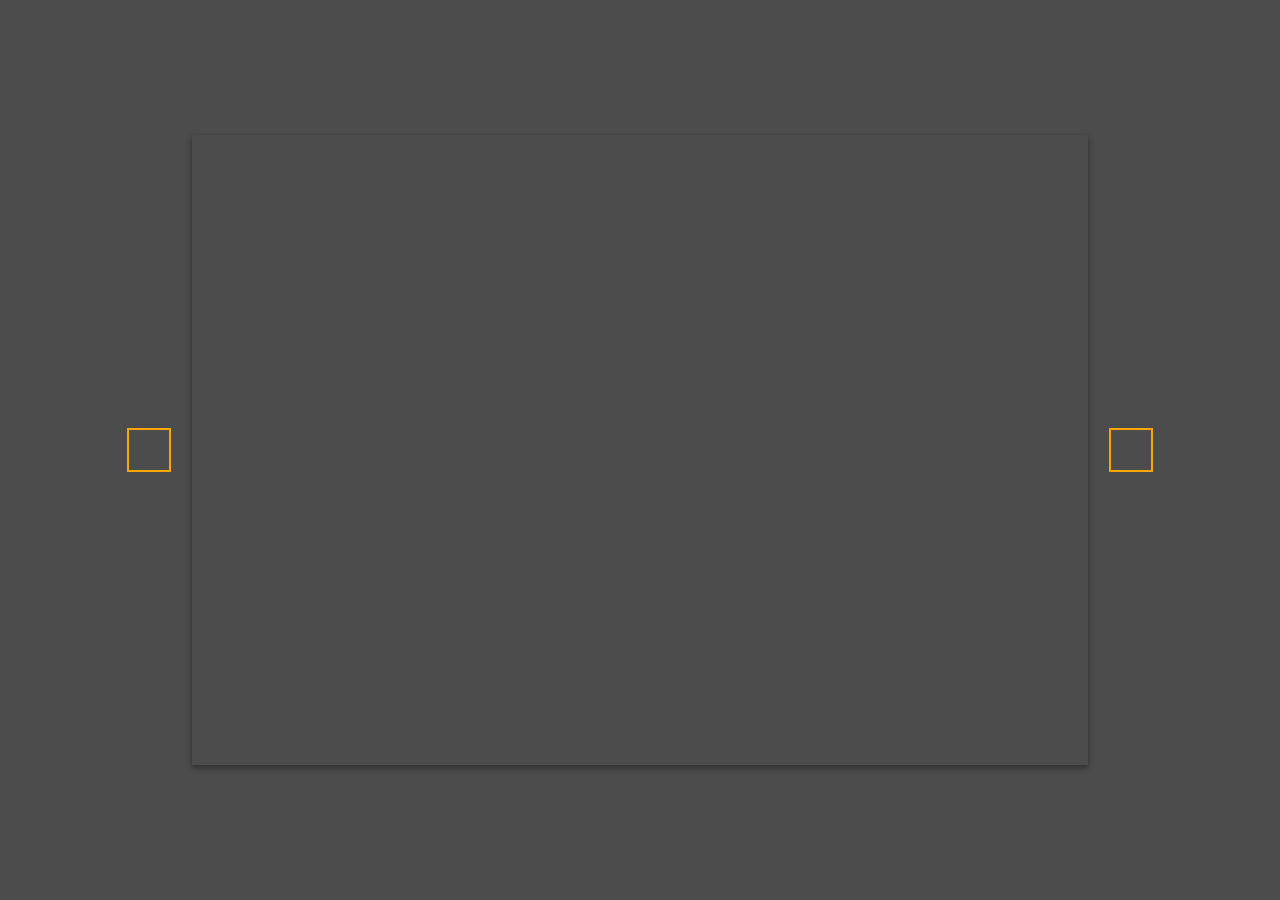
<file: background-slider/index.html>
<!DOCTYPE html>
<html lang="en">
  <head>
    <meta charset="UTF-8" />
    <meta name="viewport" content="width=device-width, initial-scale=1.0" />
    <link
      rel="stylesheet"
      href="https://cdnjs.cloudflare.com/ajax/libs/font-awesome/5.14.0/css/all.min.css"
      integrity="sha512-1PKOgIY59xJ8Co8+NE6FZ+LOAZKjy+KY8iq0G4B3CyeY6wYHN3yt9PW0XpSriVlkMXe40PTKnXrLnZ9+fkDaog=="
      crossorigin="anonymous"
    />
    <link rel="stylesheet" href="style.css" />
    <title>Background Slider</title>
  </head>
  <body>
    <div class="slider-container">
      <div class="slide active" style="background-image: url('https://images.unsplash.com/photo-1549880338-65ddcdfd017b?ixlib=rb-1.2.1&ixid=eyJhcHBfaWQiOjEyMDd9&auto=format&fit=crop&w=2100&q=80')"></div>
      <div class="slide" style="background-image: url('https://images.unsplash.com/photo-1511593358241-7eea1f3c84e5?ixlib=rb-1.2.1&ixid=eyJhcHBfaWQiOjEyMDd9&auto=format&fit=crop&w=1934&q=80')"></div>

      <div class="slide" style="background-image: url('https://images.unsplash.com/photo-1495467033336-2effd8753d51?ixlib=rb-1.2.1&ixid=eyJhcHBfaWQiOjEyMDd9&auto=format&fit=crop&w=2100&q=80')"></div>

      <div class="slide" style="background-image: url('https://images.unsplash.com/photo-1522735338363-cc7313be0ae0?ixlib=rb-1.2.1&ixid=eyJhcHBfaWQiOjEyMDd9&auto=format&fit=crop&w=2689&q=80')"></div>

      <div class="slide" style="background-image: url('https://images.unsplash.com/photo-1559087867-ce4c91325525?ixlib=rb-1.2.1&ixid=eyJhcHBfaWQiOjEyMDd9&auto=format&fit=crop&w=2100&q=80')"></div>

      <button class="arrow left-arrow" id="left">
        <i class="fas fa-arrow-left"></i>
      </button>

      <button class="arrow right-arrow" id="right">
        <i class="fas fa-arrow-right"></i>
      </button>
    </div>
    <script src="script.js"></script>
  </body>
</html>
</file>
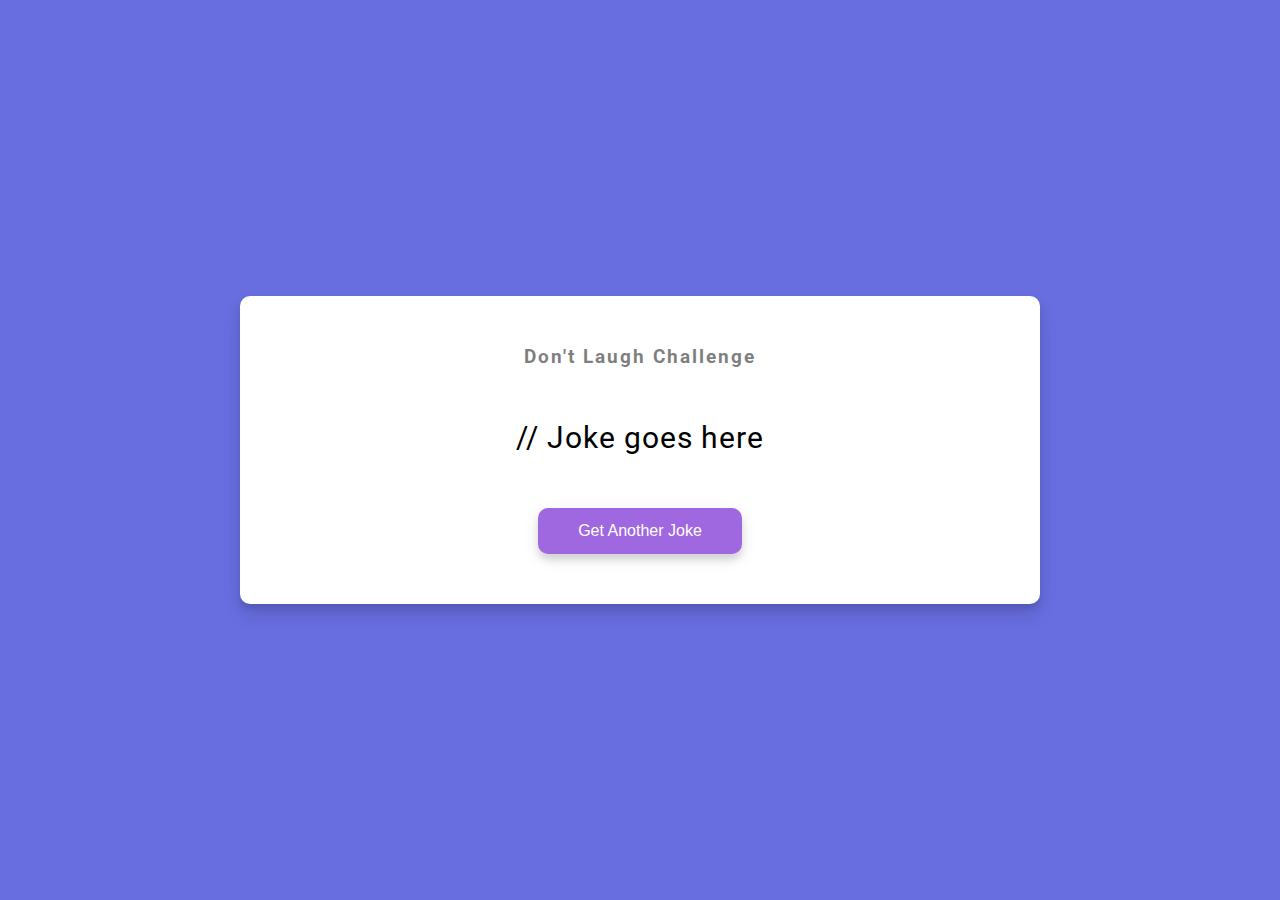
<file: dad-jokes/index.html>
<!DOCTYPE html>
<html lang="en">
  <head>
    <meta charset="UTF-8" />
    <meta name="viewport" content="width=device-width, initial-scale=1.0" />
    <link rel="stylesheet" href="style.css" />
    <title>Dad Jokes</title>
  </head>
  <body>
    <div class="container">
      <h3>Don't Laugh Challenge</h3>
      <div id="joke" class="joke">// Joke goes here</div>
      <button id="jokeBtn" class="btn">Get Another Joke</button>
    </div>
    <script src="script.js"></script>
  </body>
</html>
</file>
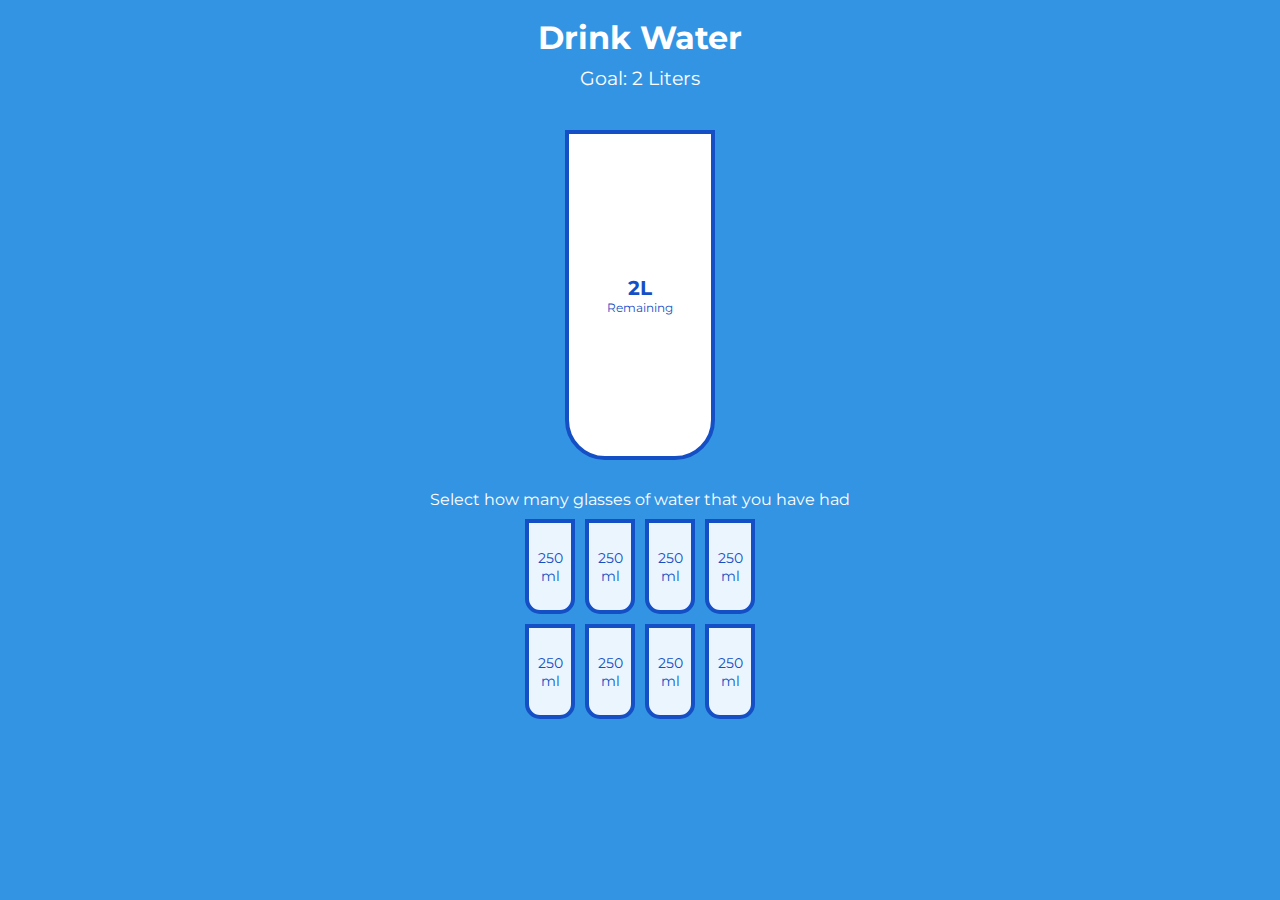
<file: drink-water/index.html>
<!DOCTYPE html>
<html lang="en">
  <head>
    <meta charset="UTF-8" />
    <meta name="viewport" content="width=device-width, initial-scale=1.0" />
    <link rel="stylesheet" href="style.css" />
    <title>Drink Water</title>
  </head>
  <body>
    <h1>Drink Water</h1>
    <h3>Goal: 2 Liters</h3>

    <div class="cup">
      <div class="remained" id="remained">
        <span id="liters"></span>
        <small>Remaining</small>
      </div>

      <div class="percentage" id="percentage"></div>
    </div>

    <p class="text">Select how many glasses of water that you have had</p>

    <div class="cups">
      <div class="cup cup-small">250 ml</div>
      <div class="cup cup-small">250 ml</div>
      <div class="cup cup-small">250 ml</div>
      <div class="cup cup-small">250 ml</div>
      <div class="cup cup-small">250 ml</div>
      <div class="cup cup-small">250 ml</div>
      <div class="cup cup-small">250 ml</div>
      <div class="cup cup-small">250 ml</div>
    </div>

    <script src="script.js"></script>
  </body>
</html>
</file>
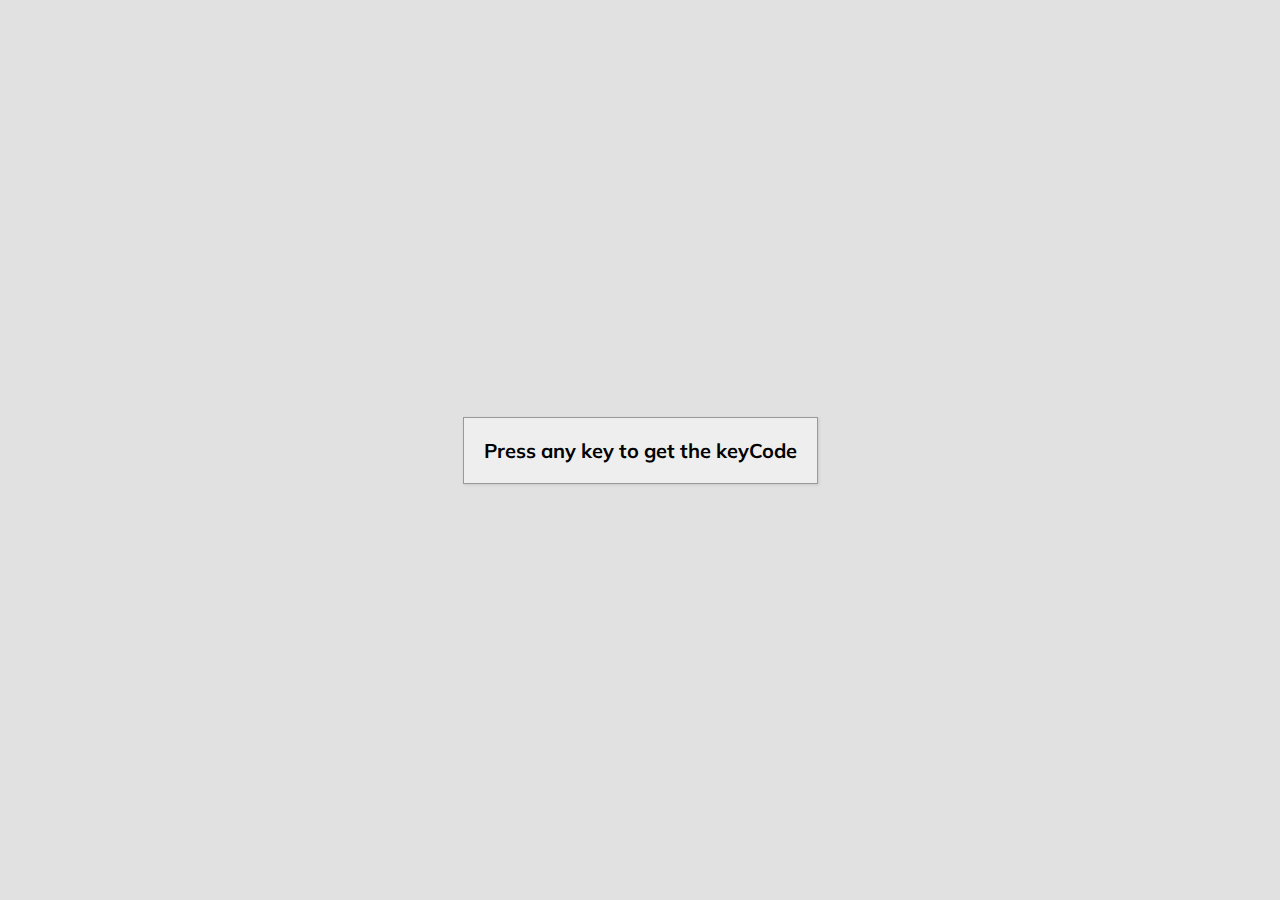
<file: event-keycodes/index.html>
<!DOCTYPE html>
<html lang="en">
  <head>
    <meta charset="UTF-8" />
    <meta name="viewport" content="width=device-width, initial-scale=1.0" />
    <link rel="stylesheet" href="style.css" />
    <title>Event KeyCodes</title>
  </head>
  <body>
    <div id="insert">
      <div class="key">Press any key to get the keyCode</div>
    </div>
    <script src="script.js"></script>
  </body>
</html>
</file>
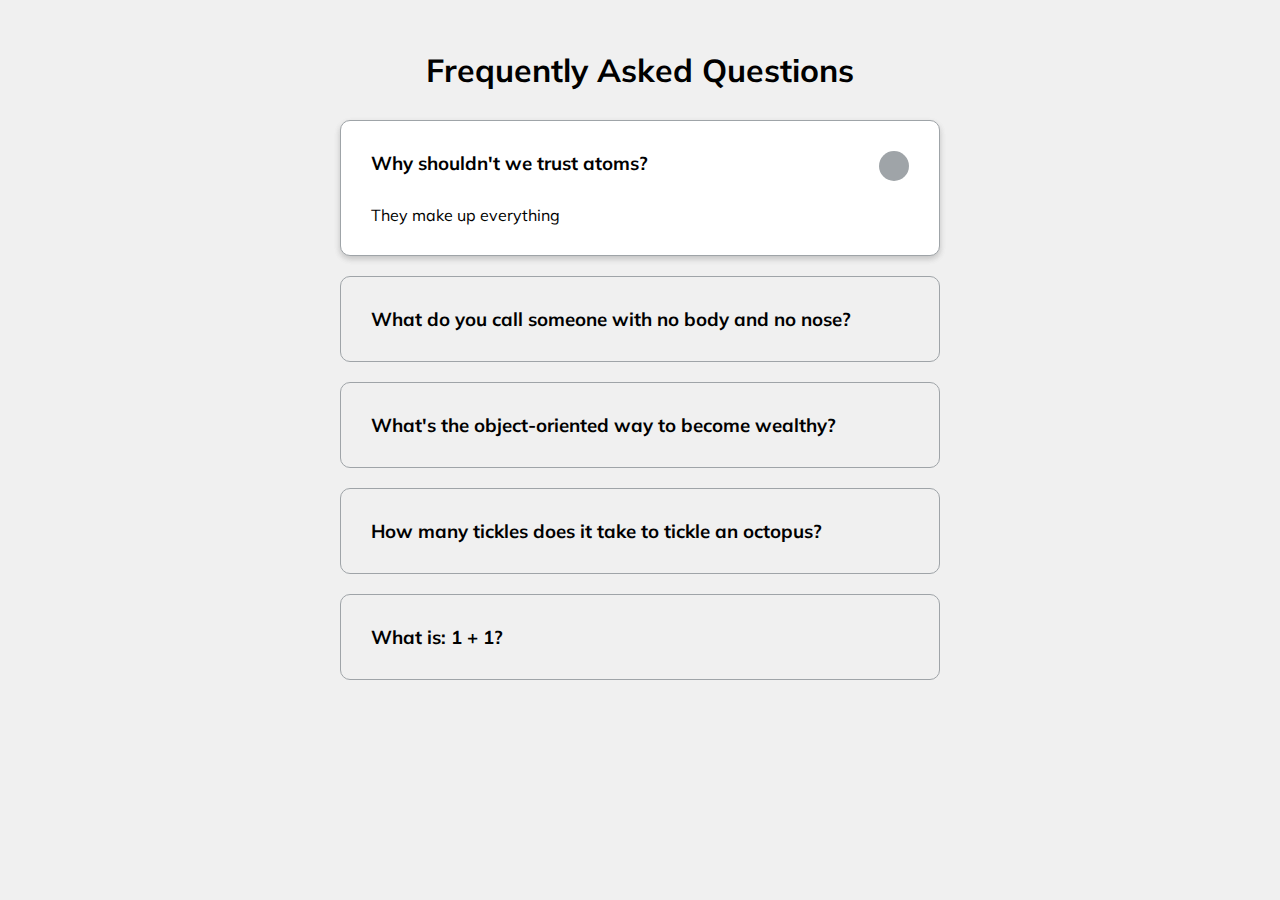
<file: faq-collapse/index.html>
<!DOCTYPE html>
<html lang="en">
  <head>
    <meta charset="UTF-8" />
    <meta name="viewport" content="width=device-width, initial-scale=1.0" />
    <link
      rel="stylesheet"
      href="https://cdnjs.cloudflare.com/ajax/libs/font-awesome/5.14.0/css/all.min.css"
      integrity="sha512-1PKOgIY59xJ8Co8+NE6FZ+LOAZKjy+KY8iq0G4B3CyeY6wYHN3yt9PW0XpSriVlkMXe40PTKnXrLnZ9+fkDaog=="
      crossorigin="anonymous"
    />
    <link rel="stylesheet" href="style.css" />
    <title>FAQ</title>
  </head>
  <body>
    <h1>Frequently Asked Questions</h1>
    <div class="faq-container">
      <div class="faq active">
        <h3 class="faq-title">Why shouldn't we trust atoms?</h3>

        <p class="faq-text">They make up everything</p>

        <button class="faq-toggle">
          <i class="fas fa-chevron-down"></i>
          <i class="fas fa-times"></i>
        </button>
      </div>

      <div class="faq">
        <h3 class="faq-title">What do you call someone with no body and no nose?</h3>
        <p class="faq-text">Nobody knows.</p>
        <button class="faq-toggle">
          <i class="fas fa-chevron-down"></i>
          <i class="fas fa-times"></i>
        </button>
      </div>

      <div class="faq">
        <h3 class="faq-title">What's the object-oriented way to become wealthy?</h3>
        <p class="faq-text">Inheritance.</p>
        <button class="faq-toggle">
          <i class="fas fa-chevron-down"></i>
          <i class="fas fa-times"></i>
        </button>
      </div>

      <div class="faq">
        <h3 class="faq-title">How many tickles does it take to tickle an octopus?</h3>
        <p class="faq-text">Ten-tickles!</p>
        <button class="faq-toggle">
          <i class="fas fa-chevron-down"></i>
          <i class="fas fa-times"></i>
        </button>
      </div>

      <div class="faq">
        <h3 class="faq-title">What is: 1 + 1?</h3>
        <p class="faq-text">Depends on who are you asking.</p>
        <button class="faq-toggle">
          <i class="fas fa-chevron-down"></i>
          <i class="fas fa-times"></i>
        </button>
      </div>
    </div>
    <script src="script.js"></script>
  </body>
</html>
</file>
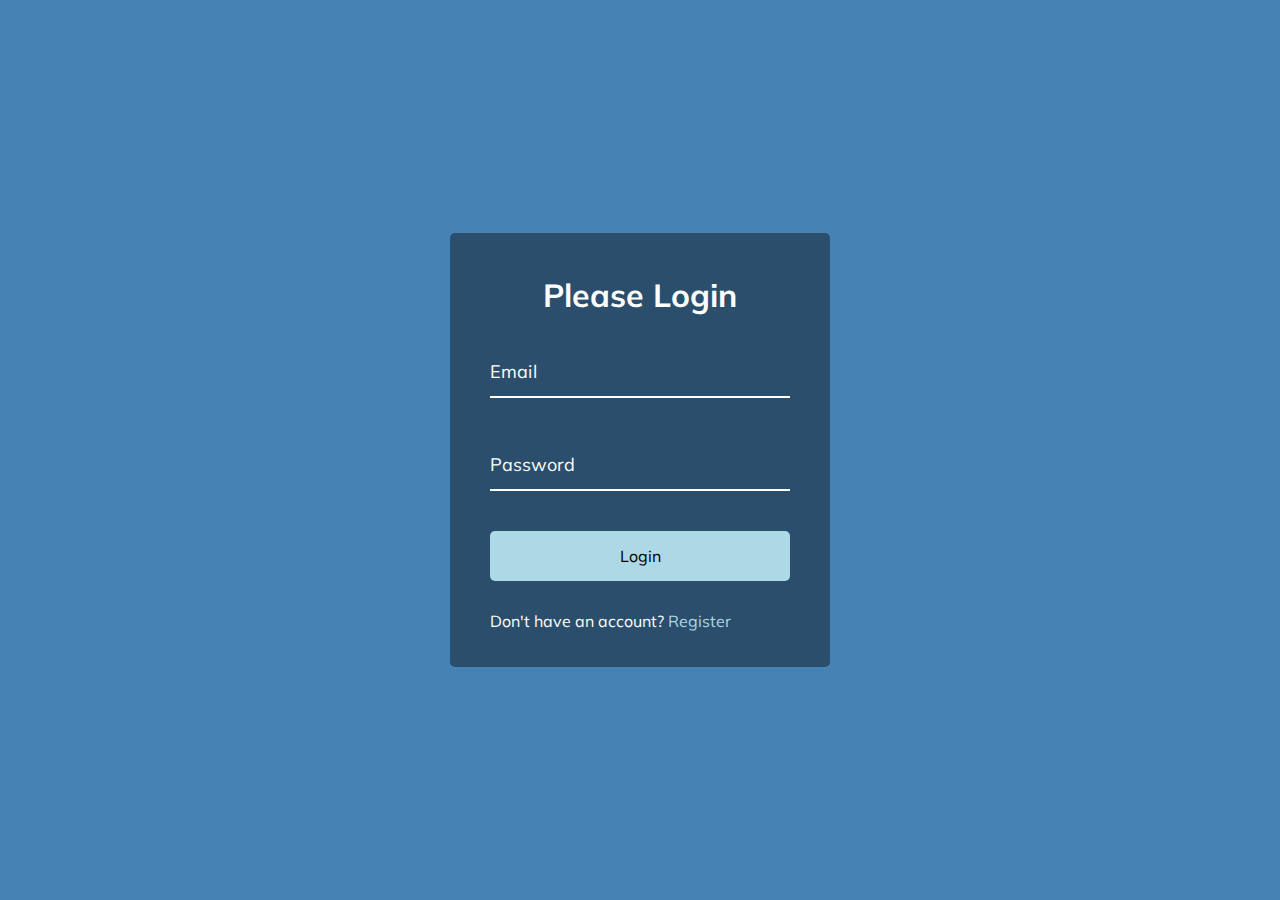
<file: form-wave-animation/index.html>
<!DOCTYPE html>
<html lang="en">
  <head>
    <meta charset="UTF-8" />
    <meta name="viewport" content="width=device-width, initial-scale=1.0" />
    <link rel="stylesheet" href="style.css" />
    <title>Form Input Wave</title>
  </head>
  <body>
    <div class="container">
      <h1>Please Login</h1>
      <form>
        <div class="form-control">
          <input type="text" required />
          <label>Email</label>
          <!-- <label> 
            <span style="transition-delay: 0ms">E</span>
              <span style="transition-delay: 50ms">m</span>
              <span style="transition-delay: 100ms">a</span>
              <span style="transition-delay: 150ms">i</span>
              <span style="transition-delay: 200ms">l</span>
        </label> -->
        </div>

        <div class="form-control">
          <input type="password" required />
          <label>Password</label>
        </div>

        <button class="btn">Login</button>

        <p class="text">Don't have an account? <a href="#">Register</a></p>
      </form>
    </div>
    <script src="script.js"></script>
  </body>
</html>
</file>
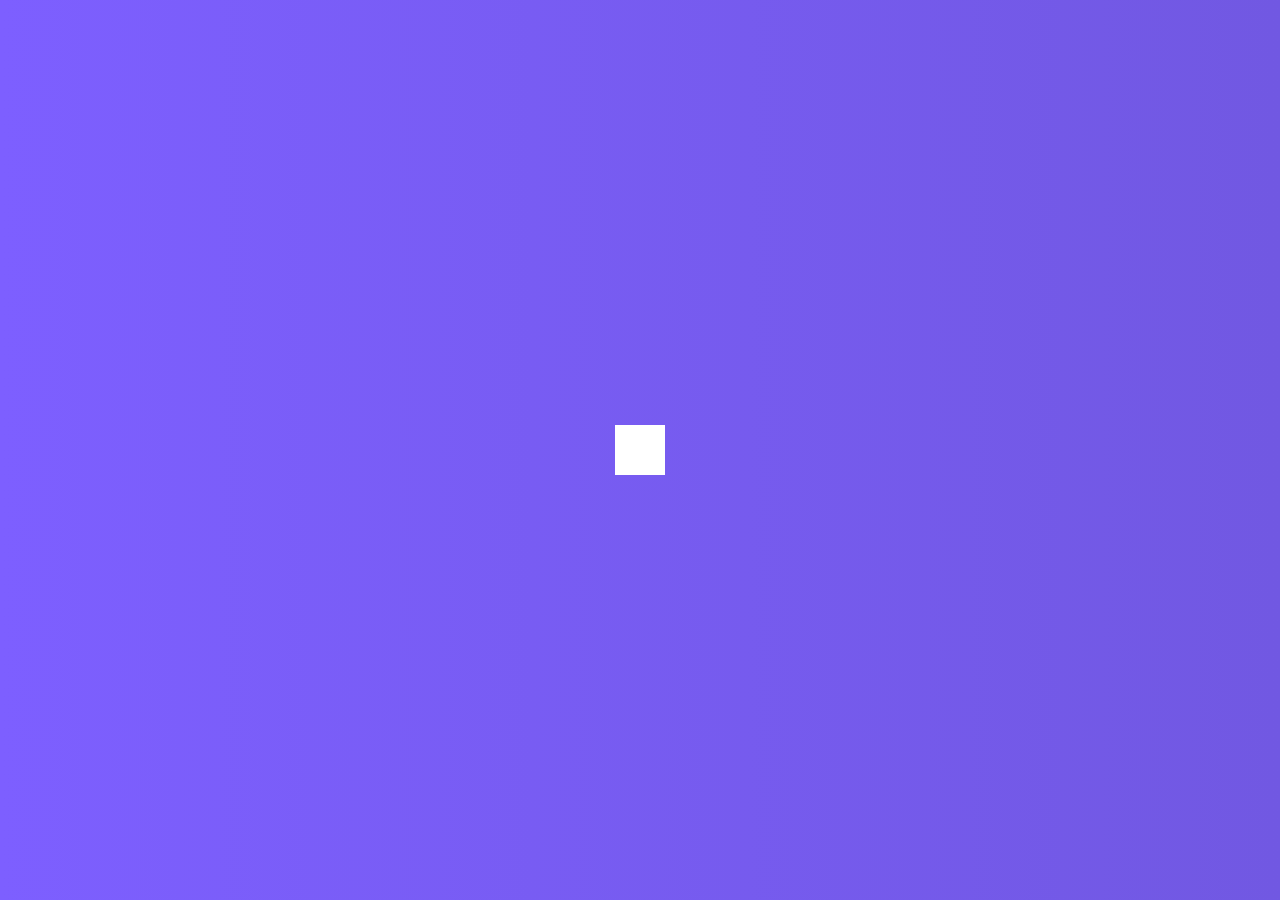
<file: hidden-search/index.html>
<!DOCTYPE html>
<html lang="en">
  <head>
    <meta charset="UTF-8" />
    <meta name="viewport" content="width=device-width, initial-scale=1.0" />
    <link
      rel="stylesheet"
      href="https://cdnjs.cloudflare.com/ajax/libs/font-awesome/5.14.0/css/all.min.css"
      integrity="sha512-1PKOgIY59xJ8Co8+NE6FZ+LOAZKjy+KY8iq0G4B3CyeY6wYHN3yt9PW0XpSriVlkMXe40PTKnXrLnZ9+fkDaog=="
      crossorigin="anonymous"
    />
    <link rel="stylesheet" href="style.css" />
    <title>Hidden Search</title>
  </head>
  <body>
    <div class="search">
      <input type="text" class="input" placeholder="Search..." />
      <button class="btn">
        <i class="fas fa-search"></i>
      </button>
    </div>
    <script src="script.js"></script>
  </body>
</html>
</file>
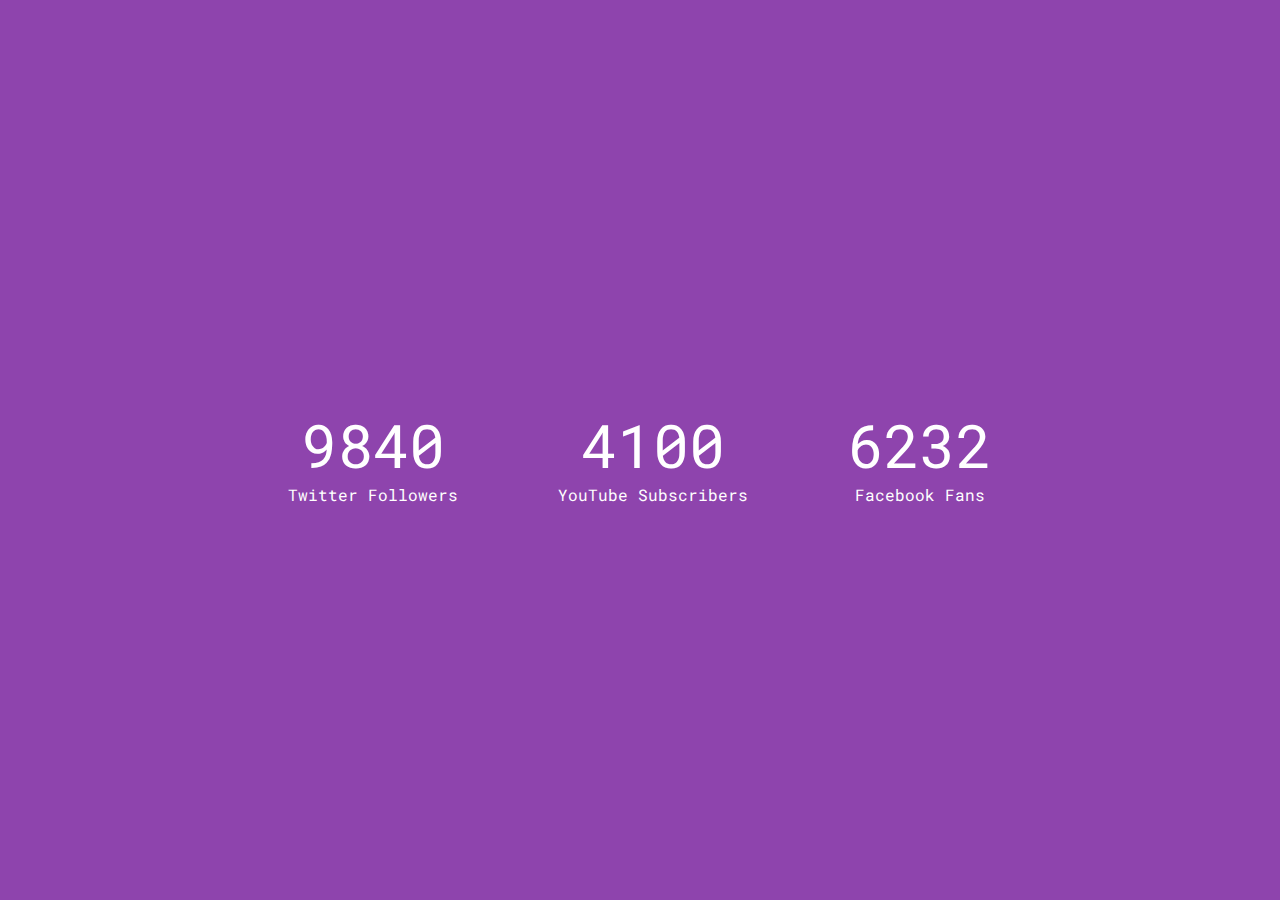
<file: incrementing-counter/index.html>
<!DOCTYPE html>
<html lang="en">
  <head>
    <meta charset="UTF-8" />
    <meta name="viewport" content="width=device-width, initial-scale=1.0" />
    <link
      rel="stylesheet"
      href="https://cdnjs.cloudflare.com/ajax/libs/font-awesome/5.14.0/css/all.min.css"
      integrity="sha512-1PKOgIY59xJ8Co8+NE6FZ+LOAZKjy+KY8iq0G4B3CyeY6wYHN3yt9PW0XpSriVlkMXe40PTKnXrLnZ9+fkDaog=="
      crossorigin="anonymous"
    />
    <link rel="stylesheet" href="style.css" />
    <title>Increment Counter</title>
  </head>
  <body>
    <div class="counter-container">
      <i class="fab fa-twitter fa-3x"></i>
      <div class="counter" data-target="12000"></div>
      <span>Twitter Followers</span>
    </div>

    <div class="counter-container">
      <i class="fab fa-youtube fa-3x"></i>
      <div class="counter" data-target="5000"></div>
      <span>YouTube Subscribers</span>
    </div>

    <div class="counter-container">
      <i class="fab fa-facebook fa-3x"></i>
      <div class="counter" data-target="7500"></div>
      <span>Facebook Fans</span>
    </div>
    <script src="script.js"></script>
  </body>
</html>
</file>
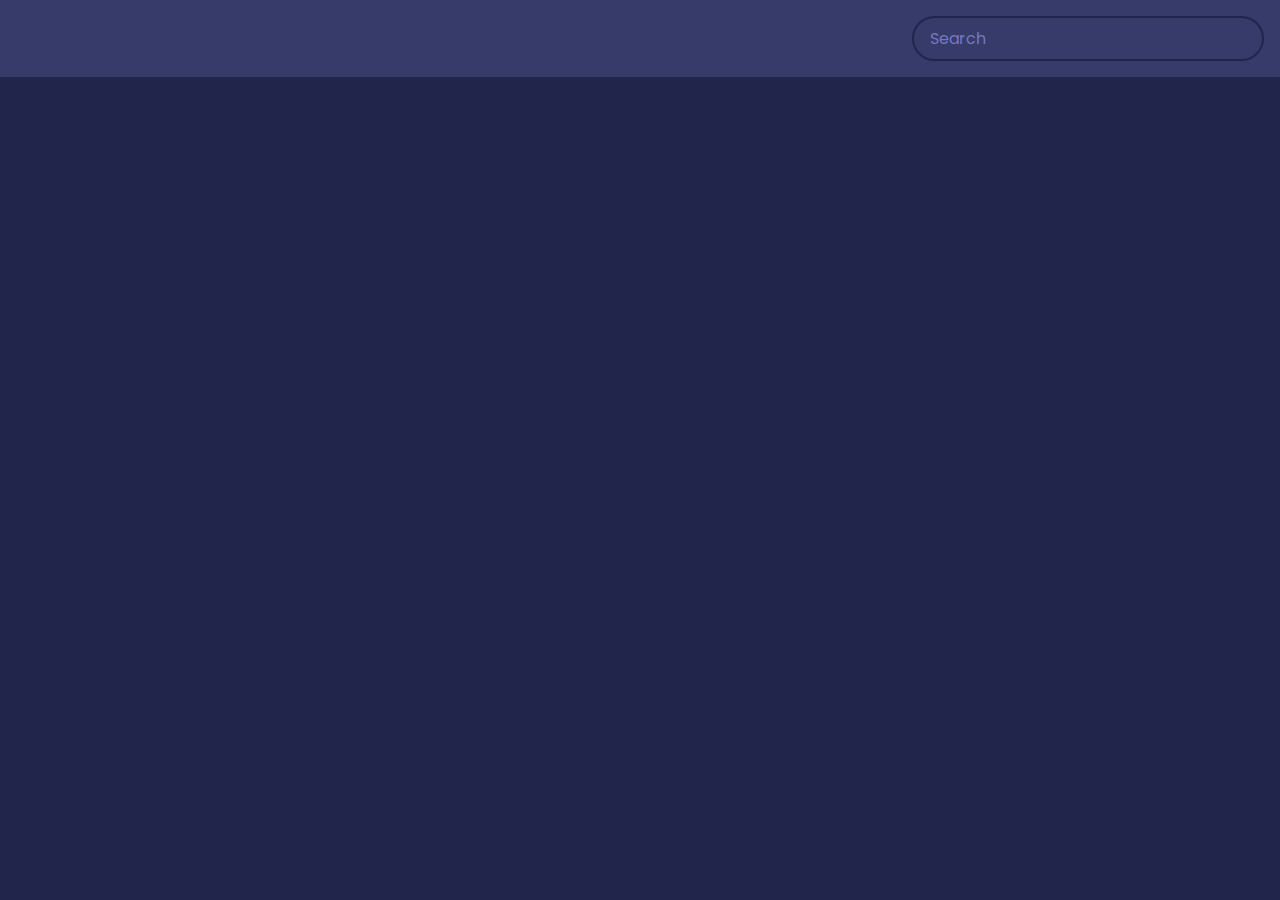
<file: movie-app/index.html>
<!DOCTYPE html>
<html lang="en">
  <head>
    <meta charset="UTF-8" />
    <meta name="viewport" content="width=device-width, initial-scale=1.0" />
    <link rel="stylesheet" href="style.css" />
    <title>Movie App</title>
  </head>
  <body>
    <header>
      <form id="form">
        <input type="text" id="search" class="search" placeholder="Search" />
      </form>
    </header>

    <main id="main"></main>

    <script src="script.js"></script>
  </body>
</html>
</file>
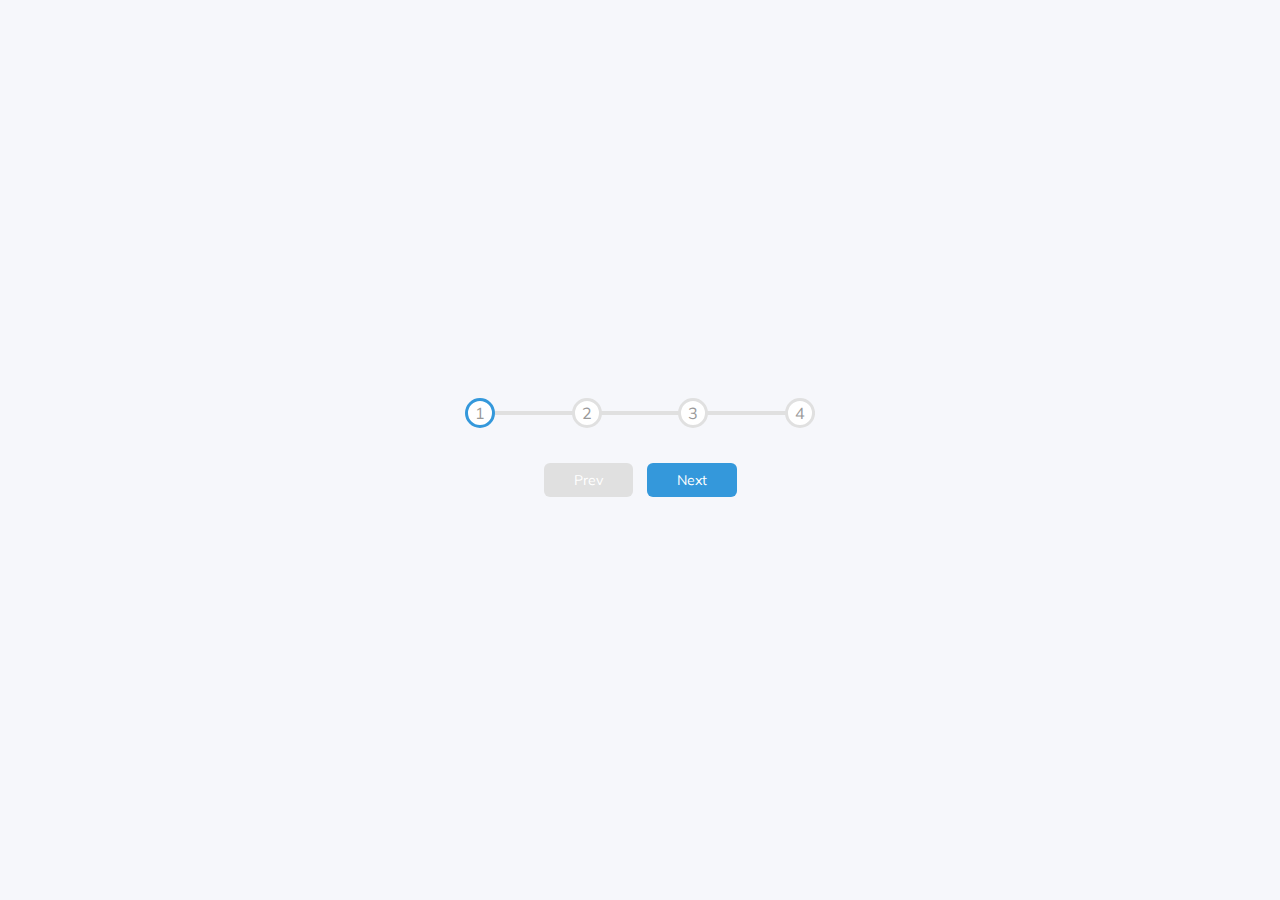
<file: progress-steps/index.html>
<!DOCTYPE html>
<html lang="en">
  <head>
    <meta charset="UTF-8" />
    <meta name="viewport" content="width=device-width, initial-scale=1.0" />
    <link rel="stylesheet" href="style.css" />
    <title>Progress Steps</title>
  </head>
  <body>
    <div class="container">
      <div class="progress-container">
        <div class="progress" id="progress"></div>
        <div class="circle active">1</div>
        <div class="circle">2</div>
        <div class="circle">3</div>
        <div class="circle">4</div>
      </div>

      <button class="btn" id="prev" disabled>Prev</button>
      <button class="btn" id="next">Next</button>
    </div>
    <script src="script.js"></script>
  </body>
</html>
</file>
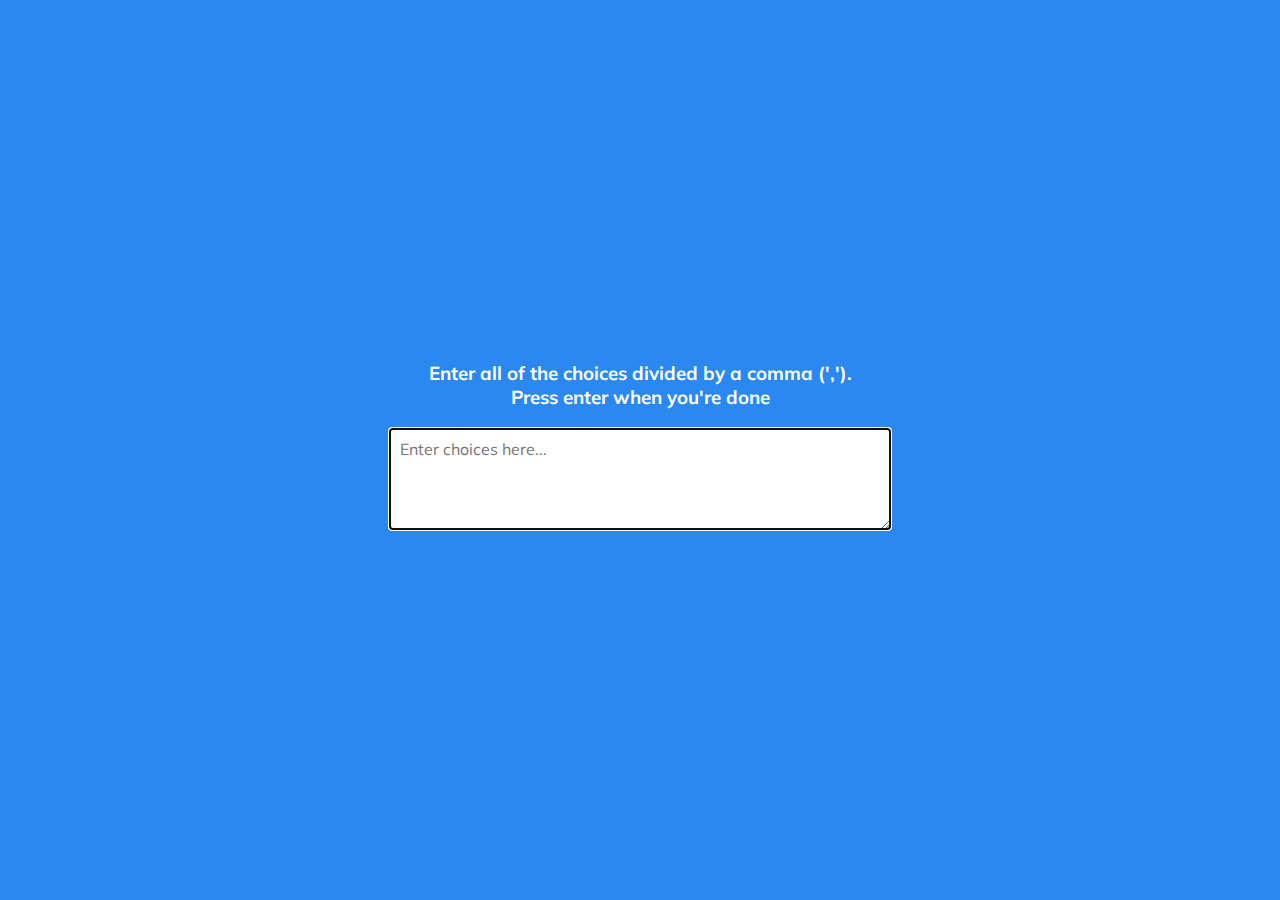
<file: random-choice-picker/index.html>
<!DOCTYPE html>
<html lang="en">
  <head>
    <meta charset="UTF-8" />
    <meta name="viewport" content="width=device-width, initial-scale=1.0" />
    <link rel="stylesheet" href="style.css" />
    <title>Random Choice Picker</title>
  </head>
  <body>
    <div class="container">
      <h3>
        Enter all of the choices divided by a comma (','). <br />
        Press enter when you're done
      </h3>
      <textarea placeholder="Enter choices here..." id="textarea"></textarea>

      <div id="tags"></div>
    </div>

    <script src="script.js"></script>
  </body>
</html>
</file>
<file: background-slider/style.css>
@import url("https://fonts.googleapis.com/css2?family=Roboto:wght@400;700&display=swap");

* {
  box-sizing: border-box;
}

body {
  font-family: "Roboto", sans-serif;
  display: flex;
  flex-direction: column;
  align-items: center;
  justify-content: center;
  height: 100vh;
  overflow: hidden;
  margin: 0;
  background-position: center center;
  background-size: cover;
  transition: 0.4s;
}

body::before {
  content: "";
  position: absolute;
  top: 0;
  left: 0;
  width: 100%;
  height: 100vh;
  background-color: rgba(0, 0, 0, 0.7);
  z-index: -1;
}

.slider-container {
  box-shadow: 0 3px 6px rgba(0, 0, 0, 0.16), 0 3px 6px rgba(0, 0, 0, 0.23);
  height: 70vh;
  width: 70vw;
  position: relative;
  overflow: hidden;
}

.slide {
  opacity: 0;
  height: 100vh;
  width: 100vw;
  background-position: center center;
  background-size: cover;
  position: absolute;
  top: -15vh;
  left: -15vw;
  transition: 0.4s ease;
  z-index: 1;
}

.slide.active {
  opacity: 1;
}

.arrow {
  position: fixed;
  background-color: transparent;
  color: #fff;
  padding: 20px;
  font-size: 30px;
  border: 2px solid orange;
  top: 50%;
  transform: translateY(-50%);
  cursor: pointer;
}

.arrow:focus {
  outline: 0;
}

.left-arrow {
  left: calc(15vw - 65px);
}

.right-arrow {
  right: calc(15vw - 65px);
}
</file>
<file: dad-jokes/style.css>
@import url("https://fonts.googleapis.com/css2?family=Roboto:wght@400;700&display=swap");

* {
  box-sizing: border-box;
}

body {
  background-color: #686de0;
  font-family: "Roboto", sans-serif;
  display: flex;
  flex-direction: column;
  align-items: center;
  justify-content: center;
  height: 100vh;
  overflow: hidden;
  margin: 0;
  padding: 20px;
}

.container {
  background-color: #fff;
  border-radius: 10px;
  box-shadow: 0 10px 20px rgba(0, 0, 0, 0.1), 0 6px 6px rgba(0, 0, 0, 0.1);
  padding: 50px 20px;
  text-align: center;
  max-width: 100%;
  width: 800px;
}

h3 {
  margin: 0;
  opacity: 0.5;
  letter-spacing: 2px;
}

.joke {
  font-size: 30px;
  letter-spacing: 1px;
  line-height: 40px;
  margin: 50px auto;
  max-width: 600px;
}

.btn {
  background-color: #9f68e0;
  color: #fff;
  border: 0;
  border-radius: 10px;
  box-shadow: 0 5px 15px rgba(0, 0, 0, 0.1), 0 6px 6px rgba(0, 0, 0, 0.1);
  padding: 14px 40px;
  font-size: 16px;
  cursor: pointer;
}

.btn:active {
  transform: scale(0.98);
}

.btn:focus {
  outline: 0;
}
</file>
<file: drink-water/style.css>
@import url("https://fonts.googleapis.com/css?family=Montserrat:400,600&display=swap");

:root {
  --border-color: #144fc6;
  --fill-color: #6ab3f8;
}

* {
  box-sizing: border-box;
}

body {
  background-color: #3494e4;
  color: #fff;
  font-family: "Montserrat", sans-serif;
  display: flex;
  flex-direction: column;
  align-items: center;
  margin-bottom: 40px;
}

h1 {
  margin: 10px 0 0;
}

h3 {
  font-weight: 400;
  margin: 10px 0;
}

.cup {
  background-color: #fff;
  border: 4px solid var(--border-color);
  color: var(--border-color);
  border-radius: 0 0 40px 40px;
  height: 330px;
  width: 150px;
  margin: 30px 0;
  display: flex;
  flex-direction: column;
  overflow: hidden;
}

.cup.cup-small {
  height: 95px;
  width: 50px;
  border-radius: 0 0 15px 15px;
  background-color: rgba(255, 255, 255, 0.9);
  cursor: pointer;
  font-size: 14px;
  align-items: center;
  justify-content: center;
  text-align: center;
  margin: 5px;
  transition: 0.3s ease;
}

.cup.cup-small.full {
  background-color: var(--fill-color);
  color: #fff;
}

.cups {
  display: flex;
  flex-wrap: wrap;
  align-items: center;
  justify-content: center;
  width: 280px;
}

.remained {
  display: flex;
  flex-direction: column;
  align-items: center;
  justify-content: center;
  text-align: center;
  flex: 1;
  transition: 0.3s ease;
}

.remained span {
  font-size: 20px;
  font-weight: bold;
}

.remained small {
  font-size: 12px;
}

.percentage {
  background-color: var(--fill-color);
  display: flex;
  align-items: center;
  justify-content: center;
  font-weight: bold;
  font-size: 30px;
  height: 0;
  transition: 0.3s ease;
}

.text {
  text-align: center;
  margin: 0 0 5px;
}
</file>
<file: event-keycodes/style.css>
@import url("https://fonts.googleapis.com/css2?family=Muli&display=swap");

* {
  box-sizing: border-box;
}

body {
  background-color: #e1e1e1;
  font-family: "Muli", sans-serif;
  display: flex;
  align-items: center;
  justify-content: center;
  text-align: center;
  height: 100vh;
  overflow: hidden;
  margin: 0;
}

.key {
  border: 1px solid #999;
  background-color: #eee;
  box-shadow: 1px 1px 3px rgba(0, 0, 0, 0.1);
  display: inline-flex;
  align-items: center;
  font-size: 20px;
  font-weight: bold;
  padding: 20px;
  flex-direction: column;
  margin: 10px;
  min-width: 150px;
  position: relative;
}

.key small {
  position: absolute;
  top: -24px;
  left: 0;
  text-align: center;
  width: 100%;
  color: #555;
  font-size: 14px;
}
</file>
<file: faq-collapse/style.css>
@import url("https://fonts.googleapis.com/css?family=Muli&display=swap");

* {
  box-sizing: border-box;
}

body {
  font-family: "Muli", sans-serif;
  background-color: #f0f0f0;
}

h1 {
  margin: 50px 0 30px;
  text-align: center;
}

.faq-container {
  max-width: 600px;
  margin: 0 auto;
}

.faq {
  background-color: transparent;
  border: 1px solid #9fa4a8;
  border-radius: 10px;
  margin: 20px 0;
  padding: 30px;
  position: relative;
  overflow: hidden;
  transition: 0.3s ease;
}

.faq.active {
  background-color: #fff;
  box-shadow: 0 3px 6px rgba(0, 0, 0, 0.1), 0 3px 6px rgba(0, 0, 0, 0.1);
}

.faq.active::before,
.faq.active::after {
  content: "\f075";
  font-family: "Font Awesome 5 Free";
  color: #2ecc71;
  font-size: 7rem;
  position: absolute;
  opacity: 0.2;
  top: 20px;
  left: 20px;
  z-index: 0;
}

.faq.active::before {
  color: #3498db;
  top: -10px;
  left: -30px;
  transform: rotateY(180deg);
}

.faq-title {
  margin: 0 35px 0 0;
}

.faq-text {
  display: none;
  margin: 30px 0 0;
}

.faq.active .faq-text {
  display: block;
}

.faq-toggle {
  background-color: transparent;
  border: 0;
  border-radius: 50%;
  cursor: pointer;
  display: flex;
  align-items: center;
  justify-content: center;
  font-size: 16px;
  padding: 0;
  position: absolute;
  top: 30px;
  right: 30px;
  height: 30px;
  width: 30px;
}

.faq-toggle:focus {
  outline: 0;
}

.faq-toggle .fa-times {
  display: none;
}

.faq.active .faq-toggle .fa-times {
  color: #fff;
  display: block;
}

.faq.active .faq-toggle .fa-chevron-down {
  display: none;
}

.faq.active .faq-toggle {
  background-color: #9fa4a8;
}
</file>
<file: form-wave-animation/style.css>
@import url("https://fonts.googleapis.com/css?family=Muli&display=swap");

* {
  box-sizing: border-box;
}

body {
  background-color: steelblue;
  color: #fff;
  font-family: "Muli", sans-serif;
  display: flex;
  flex-direction: column;
  align-items: center;
  justify-content: center;
  height: 100vh;
  overflow: hidden;
  margin: 0;
}

.container {
  background-color: rgba(0, 0, 0, 0.4);
  padding: 20px 40px;
  border-radius: 5px;
}

.container h1 {
  text-align: center;
  margin-bottom: 30px;
}

.container a {
  text-decoration: none;
  color: lightblue;
}

.btn {
  cursor: pointer;
  display: inline-block;
  width: 100%;
  background: lightblue;
  padding: 15px;
  font-family: inherit;
  font-size: 16px;
  border: 0;
  border-radius: 5px;
}

.btn:focus {
  outline: 0;
}

.btn:active {
  transform: scale(0.98);
}

.text {
  margin-top: 30px;
}

.form-control {
  position: relative;
  margin: 20px 0 40px;
  width: 300px;
}

.form-control input {
  background-color: transparent;
  border: 0;
  border-bottom: 2px #fff solid;
  display: block;
  width: 100%;
  padding: 15px 0;
  font-size: 18px;
  color: #fff;
}

.form-control input:focus,
.form-control input:valid {
  outline: 0;
  border-bottom-color: lightblue;
}

.form-control label {
  position: absolute;
  top: 15px;
  left: 0;
}

.form-control label span {
  display: inline-block;
  font-size: 18px;
  min-width: 5px;
  transition: 0.3s cubic-bezier(0.68, -0.55, 0.265, 1.55);
}

.form-control input:focus + label span,
.form-control input:valid + label span {
  color: lightblue;
  transform: translateY(-30px);
}
</file>
<file: hidden-search/style.css>
@import url("https://fonts.googleapis.com/css2?family=Roboto:wght@400;700&display=swap");

* {
  box-sizing: border-box;
}

body {
  background-image: linear-gradient(90deg, #7d5fff, #7158e2);
  font-family: "Roboto", sans-serif;
  display: flex;
  align-items: center;
  justify-content: center;
  height: 100vh;
  overflow: hidden;
  margin: 0;
}

.search {
  position: relative;
  height: 50px;
}

.search .input {
  background-color: #fff;
  border: 0;
  font-size: 18px;
  padding: 15px;
  height: 50px;
  width: 50px;
  transition: width 0.3s ease;
}

.btn {
  background-color: #fff;
  border: 0;
  cursor: pointer;
  font-size: 24px;
  position: absolute;
  top: 0;
  left: 0;
  height: 50px;
  width: 50px;
  transition: transform 0.3s ease;
}

.btn:focus,
.input:focus {
  outline: none;
}

.search.active .input {
  width: 200px;
}

.search.active .btn {
  transform: translateX(198px);
}
</file>
<file: incrementing-counter/style.css>
@import url("https://fonts.googleapis.com/css?family=Roboto+Mono&display=swap");

* {
  box-sizing: border-box;
}

body {
  background-color: #8e44ad;
  color: #fff;
  font-family: "Roboto Mono", sans-serif;
  display: flex;
  align-items: center;
  justify-content: center;
  height: 100vh;
  overflow: hidden;
  margin: 0;
}

.counter-container {
  display: flex;
  flex-direction: column;
  justify-content: center;
  text-align: center;
  margin: 30px 50px;
}

.counter {
  font-size: 60px;
  margin-top: 10px;
}

@media (max-width: 580px) {
  body {
    flex-direction: column;
  }
}
</file>
<file: movie-app/style.css>
@import url("https://fonts.googleapis.com/css2?family=Poppins:wght@200;400&display=swap");

:root {
  --primary-color: #22254b;
  --secondary-color: #373b69;
}

* {
  box-sizing: border-box;
}

body {
  background-color: var(--primary-color);
  font-family: "Poppins", sans-serif;
  margin: 0;
}

header {
  padding: 1rem;
  display: flex;
  justify-content: flex-end;
  background-color: var(--secondary-color);
}

.search {
  background-color: transparent;
  border: 2px solid var(--primary-color);
  border-radius: 50px;
  font-family: inherit;
  font-size: 1rem;
  padding: 0.5rem 1rem;
  color: #fff;
}

.search::placeholder {
  color: #7378c5;
}

.search:focus {
  outline: none;
  background-color: var(--primary-color);
}

main {
  display: flex;
  flex-wrap: wrap;
}

.movie {
  width: 300px;
  margin: 1rem;
  background-color: var(--secondary-color);
  box-shadow: 0 4px 5px rgba(0, 0, 0, 0.2);
  position: relative;
  overflow: hidden;
  border-radius: 3px;
}

.movie img {
  width: 100%;
}

.movie-info {
  color: #eee;
  display: flex;
  align-items: center;
  justify-content: space-between;
  padding: 0.5rem 1rem 1rem;
  letter-spacing: 0.5px;
}

.movie-info h3 {
  margin-top: 0;
}

.movie-info span {
  background-color: var(--primary-color);
  padding: 0.25rem 0.5rem;
  border-radius: 3px;
  font-weight: bold;
}

.movie-info span.green {
  color: lightgreen;
}

.movie-info span.orange {
  color: orange;
}

.movie-info span.red {
  color: red;
}

.overview {
  background-color: #fff;
  padding: 2rem;
  position: absolute;
  left: 0;
  bottom: 0;
  right: 0;
  max-height: 100%;
  transform: translateY(101%);
  /* add scroller for overflow text */
  overflow-y: auto;
  transition: transform 0.3s ease-in;
}

.movie:hover .overview {
  transform: translateY(0);
}
</file>
<file: progress-steps/style.css>
@import url("https://fonts.googleapis.com/css?family=Muli&display=swap");

:root {
  --line-border-fill: #3498db;
  --line-border-empty: #e0e0e0;
}

* {
  box-sizing: border-box;
}

body {
  background-color: #f6f7fb;
  font-family: "Muli", sans-serif;
  display: flex;
  align-items: center;
  justify-content: center;
  height: 100vh;
  overflow: hidden;
  margin: 0;
}

.container {
  text-align: center;
}

.progress-container {
  display: flex;
  justify-content: space-between;
  position: relative;
  margin-bottom: 30px;
  max-width: 100%;
  width: 350px;
}

.progress-container::before {
  content: "";
  background-color: var(--line-border-empty);
  position: absolute;
  top: 50%;
  left: 0;
  transform: translateY(-50%);
  height: 4px;
  width: 100%;
  z-index: -1;
}

.progress {
  background-color: var(--line-border-fill);
  position: absolute;
  top: 50%;
  left: 0;
  transform: translateY(-50%);
  height: 4px;
  width: 0%;
  z-index: -1;
  transition: 0.4s ease;
}

.circle {
  background-color: #fff;
  color: #999;
  border-radius: 50%;
  height: 30px;
  width: 30px;
  display: flex;
  align-items: center;
  justify-content: center;
  border: 3px solid var(--line-border-empty);
  transition: 0.4s ease;
}

.circle.active {
  border-color: var(--line-border-fill);
}

.btn {
  background-color: var(--line-border-fill);
  color: #fff;
  border: 0;
  border-radius: 6px;
  cursor: pointer;
  font-family: inherit;
  padding: 8px 30px;
  margin: 5px;
  font-size: 14px;
}

.btn:active {
  transform: scale(0.98);
}

.btn:focus {
  outline: 0;
}

.btn:disabled {
  background-color: var(--line-border-empty);
  cursor: not-allowed;
}
</file>
<file: random-choice-picker/style.css>
@import url("https://fonts.googleapis.com/css?family=Muli&display=swap");

* {
  box-sizing: border-box;
}

body {
  background-color: #2b88f0;
  font-family: "Muli", sans-serif;
  display: flex;
  flex-direction: column;
  align-items: center;
  justify-content: center;
  height: 100vh;
  overflow: hidden;
  margin: 0;
}

h3 {
  color: #fff;
  margin: 10px 0 20px;
  text-align: center;
}

.container {
  width: 500px;
}

textarea {
  border: none;
  display: block;
  width: 100%;
  height: 100px;
  font-family: inherit;
  padding: 10px;
  margin: 0 0 20px;
  font-size: 16px;
}

.tag {
  background-color: #f0932b;
  color: #fff;
  border-radius: 50px;
  padding: 10px 20px;
  margin: 0 5px 10px 0;
  font-size: 14px;
  display: inline-block;
}

.tag.highlight {
  background-color: #273c75;
}
</file>
